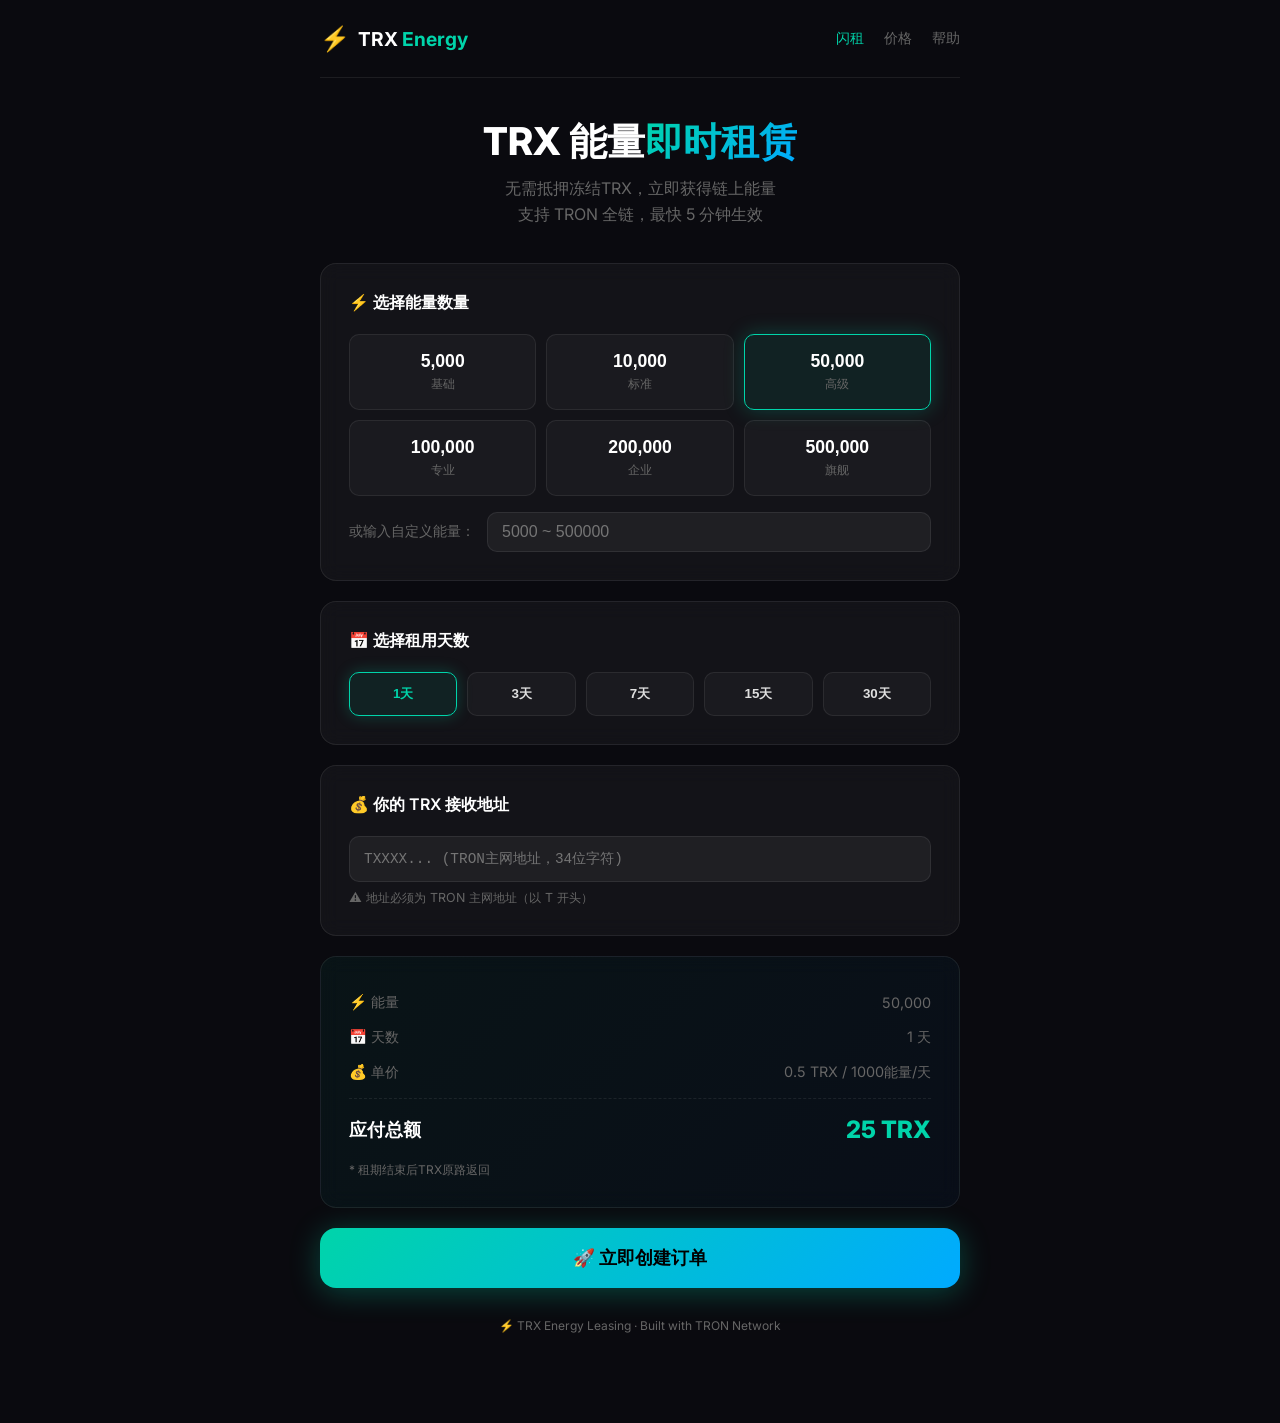
<file: docs/index.html>
<!DOCTYPE html>
<html lang="zh-CN">
<head>
    <meta charset="UTF-8">
    <meta name="viewport" content="width=device-width, initial-scale=1.0">
    <title>⚡ TRX 能量闪租</title>
    <link rel="stylesheet" href="css/style.css">
    <link href="https://fonts.googleapis.com/css2?family=Inter:wght@400;500;600;700;800&display=swap" rel="stylesheet">
</head>
<body>
    <canvas id="bg-canvas"></canvas>
    <div class="container">
        <header class="header">
            <div class="logo">
                <span class="logo-icon">⚡</span>
                <span class="logo-text">TRX <span class="accent">Energy</span></span>
            </div>
            <nav class="nav">
                <a href="#" class="nav-link active" onclick="showSection('buy')">闪租</a>
                <a href="#" class="nav-link" onclick="showSection('pricing')">价格</a>
                <a href="#" class="nav-link" onclick="showSection('faq')">帮助</a>
            </nav>
        </header>

        <main class="main" id="section-buy">
            <div class="hero">
                <h1 class="hero-title">TRX 能量<span class="gradient-text">即时租赁</span></h1>
                <p class="hero-sub">无需抵押冻结TRX，立即获得链上能量<br>支持 TRON 全链，最快 5 分钟生效</p>
            </div>

            <div class="card">
                <h2 class="card-title">⚡ 选择能量数量</h2>
                <div class="energy-grid" id="energy-grid">
                    <button class="energy-btn" data-energy="5000" onclick="selectEnergy(this)"><span class="e-val">5,000</span><span class="e-label">基础</span></button>
                    <button class="energy-btn" data-energy="10000" onclick="selectEnergy(this)"><span class="e-val">10,000</span><span class="e-label">标准</span></button>
                    <button class="energy-btn selected" data-energy="50000" onclick="selectEnergy(this)"><span class="e-val">50,000</span><span class="e-label">高级</span></button>
                    <button class="energy-btn" data-energy="100000" onclick="selectEnergy(this)"><span class="e-val">100,000</span><span class="e-label">专业</span></button>
                    <button class="energy-btn" data-energy="200000" onclick="selectEnergy(this)"><span class="e-val">200,000</span><span class="e-label">企业</span></button>
                    <button class="energy-btn" data-energy="500000" onclick="selectEnergy(this)"><span class="e-val">500,000</span><span class="e-label">旗舰</span></button>
                </div>
                <div class="custom-energy">
                    <label>或输入自定义能量：</label>
                    <input type="number" id="custom-energy" placeholder="5000 ~ 500000" min="5000" max="500000" step="1000" oninput="onCustomEnergy(this)">
                </div>
            </div>

            <div class="card">
                <h2 class="card-title">📅 选择租用天数</h2>
                <div class="days-grid" id="days-grid">
                    <button class="day-btn selected" data-days="1" onclick="selectDays(this)">1天</button>
                    <button class="day-btn" data-days="3" onclick="selectDays(this)">3天</button>
                    <button class="day-btn" data-days="7" onclick="selectDays(this)">7天</button>
                    <button class="day-btn" data-days="15" onclick="selectDays(this)">15天</button>
                    <button class="day-btn" data-days="30" onclick="selectDays(this)">30天</button>
                </div>
            </div>

            <div class="card">
                <h2 class="card-title">💰 你的 TRX 接收地址</h2>
                <input type="text" id="trx-address" class="address-input" placeholder="TXXXX... (TRON主网地址，34位字符)" maxlength="34">
                <div class="address-tip">⚠️ 地址必须为 TRON 主网地址（以 T 开头）</div>
            </div>

            <div class="card price-card" id="price-preview">
                <div class="price-row"><span>⚡ 能量</span><span id="preview-energy">50,000</span></div>
                <div class="price-row"><span>📅 天数</span><span id="preview-days">1 天</span></div>
                <div class="price-row"><span>💰 单价</span><span id="preview-price">0.5 TRX / 1000能量/天</span></div>
                <div class="price-divider"></div>
                <div class="price-row total"><span>应付总额</span><span class="total-amount" id="preview-total">25 TRX</span></div>
                <div class="price-note">* 租期结束后TRX原路返回</div>
            </div>

            <button class="submit-btn" onclick="createOrder()" id="submit-btn">
                <span id="btn-text">🚀 立即创建订单</span>
                <span id="btn-loading" class="hidden">⏳ 创建中...</span>
            </button>

            <div class="order-status hidden" id="order-status">
                <h3>📋 订单详情</h3>
                <div class="status-grid">
                    <div class="status-item"><label>订单号</label><span id="os-order-id">-</span></div>
                    <div class="status-item"><label>状态</label><span class="status-badge" id="os-status">pending</span></div>
                    <div class="status-item"><label>能量</label><span id="os-energy">-</span></div>
                    <div class="status-item"><label>天数</label><span id="os-days">-</span></div>
                </div>
                <div class="pay-section" id="pay-section">
                    <h4>💸 请向以下地址转入应付金额</h4>
                    <div class="pay-address" id="pay-address">TN3W4H6rK2ce4vX9YnFQHwKENnHjoxb3m9</div>
                    <div class="pay-amount">应付：<strong id="pay-amount">25</strong> TRX</div>
                    <button class="check-btn" onclick="checkOrder()">🔄 检查支付状态</button>
                </div>
            </div>
        </main>

        <main class="main hidden" id="section-pricing">
            <h2 class="section-title">📊 能量价格表</h2>
            <div class="pricing-table-wrap">
                <table class="pricing-table">
                    <thead><tr><th>能量</th><th>1天</th><th>3天</th><th>7天</th><th>15天</th><th>30天</th></tr></thead>
                    <tbody id="pricing-tbody"></tbody>
                </table>
            </div>
            <p class="pricing-note">* 单位：TRX · 价格可能随网络情况调整</p>
        </main>

        <main class="main hidden" id="section-faq">
            <h2 class="section-title">❓ 常见问题</h2>
            <div class="faq-list">
                <div class="faq-item"><h3>什么是TRX能量？</h3><p>TRON链上执行智能合约需要消耗能量，类似于以太坊的Gas。租用能量可以避免自己抵押冻结大量TRX。</p></div>
                <div class="faq-item"><h3>租用后能量立即生效吗？</h3><p>支付确认后能量立即生效，租期结束后系统自动释放。</p></div>
                <div class="faq-item"><h3>押金如何返还？</h3><p>租期结束后，冻结的TRX原路解冻返回，无任何损耗。</p></div>
                <div class="faq-item"><h3>最小/最大租用多少？</h3><p>最小 5,000 能量，最多 500,000 能量。</p></div>
            </div>
        </main>

        <footer class="footer">⚡ TRX Energy Leasing · Built with TRON Network</footer>
    </div>
    <script src="js/app.js"></script>
</body>
</html>
</file>
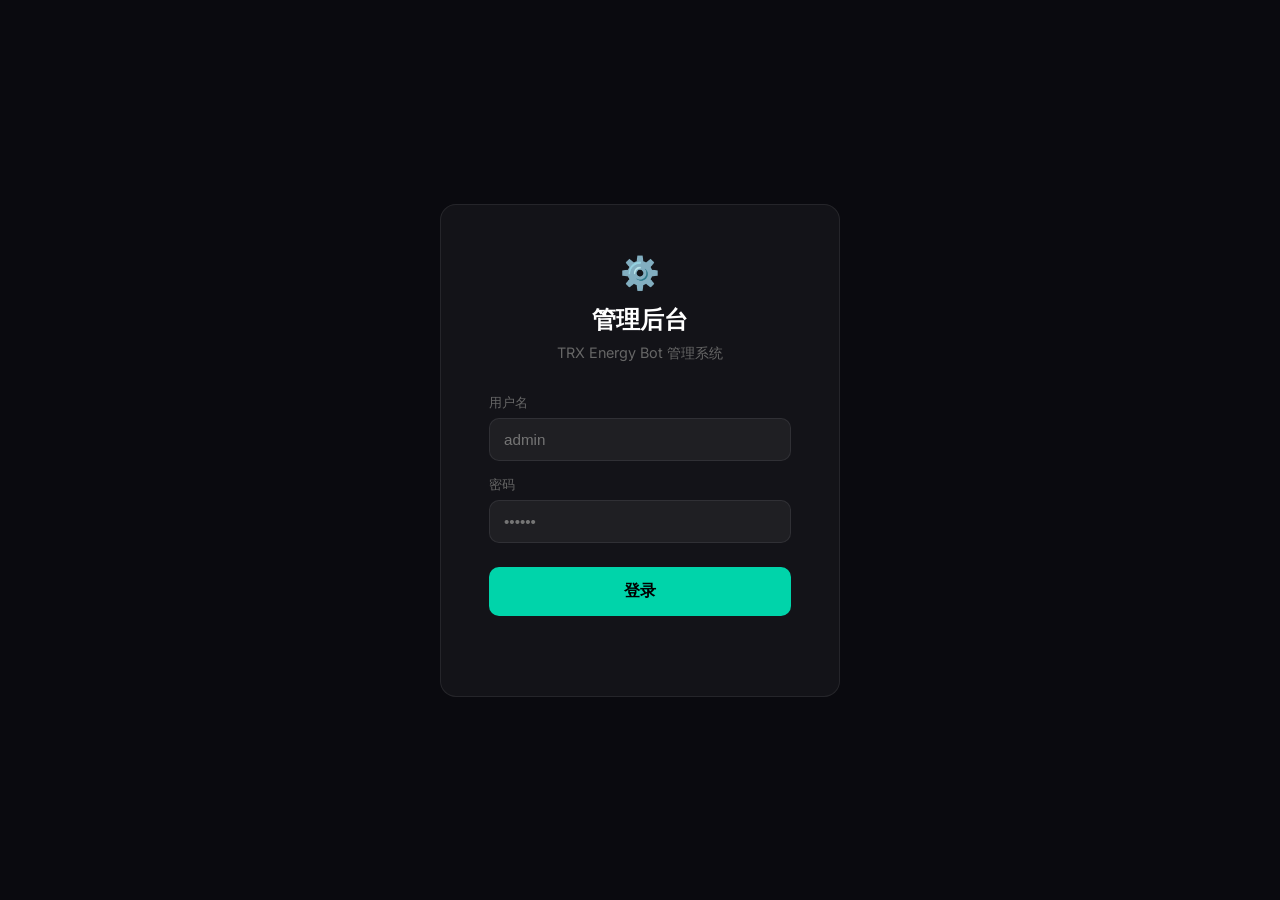
<file: frontend/admin.html>
<!DOCTYPE html>
<html lang="zh-CN">
<head>
    <meta charset="UTF-8">
    <meta name="viewport" content="width=device-width, initial-scale=1.0">
    <title>⚙️ 管理仪表盘 — TRX Energy Bot</title>
    <link href="https://fonts.googleapis.com/css2?family=Inter:wght@400;500;600;700&display=swap" rel="stylesheet">
    <style>
        *, *::before, *::after { box-sizing: border-box; margin: 0; padding: 0; }
        :root { --bg: #0a0a0f; --card: rgba(255,255,255,0.04); --border: rgba(255,255,255,0.08); --accent: #00d4aa; --accent2: #ff6b35; --text: #e0e0e0; --dim: #666; --success: #00e676; --warning: #ffab00; --danger: #ff5252; --radius: 16px; }

        body { font-family: 'Inter', sans-serif; background: var(--bg); color: var(--text); min-height: 100vh; }

        /* 登录页 */
        .login-wrap { display: flex; align-items: center; justify-content: center; min-height: 100vh; padding: 20px; }
        .login-card { background: var(--card); border: 1px solid var(--border); border-radius: var(--radius); padding: 48px; width: 100%; max-width: 400px; text-align: center; }
        .login-card h1 { font-size: 1.5rem; margin-bottom: 8px; color: #fff; }
        .login-card p { color: var(--dim); margin-bottom: 32px; font-size: 0.9rem; }
        .form-group { margin-bottom: 16px; text-align: left; }
        .form-group label { display: block; font-size: 0.8rem; color: var(--dim); margin-bottom: 6px; }
        .form-input { width: 100%; background: rgba(255,255,255,0.05); border: 1px solid var(--border); border-radius: 10px; padding: 12px 14px; color: #fff; font-size: 0.95rem; outline: none; }
        .form-input:focus { border-color: var(--accent); }
        .login-btn { width: 100%; padding: 14px; border-radius: 10px; background: var(--accent); color: #000; font-weight: 700; font-size: 1rem; border: none; cursor: pointer; margin-top: 8px; }
        .login-btn:hover { opacity: 0.9; }
        .login-error { color: var(--danger); font-size: 0.85rem; margin-top: 12px; min-height: 20px; }

        /* 主后台 */
        .dashboard { display: none; }
        .sidebar { position: fixed; left: 0; top: 0; bottom: 0; width: 240px; background: rgba(0,0,0,0.3); border-right: 1px solid var(--border); padding: 24px 0; }
        .sidebar-logo { padding: 0 20px 24px; border-bottom: 1px solid var(--border); margin-bottom: 20px; display: flex; align-items: center; gap: 8px; font-weight: 700; font-size: 1rem; }
        .sidebar-logo span:first-child { font-size: 1.4rem; }
        .sidebar-nav { list-style: none; }
        .sidebar-nav li a { display: flex; align-items: center; gap: 10px; padding: 12px 20px; color: var(--dim); text-decoration: none; font-size: 0.9rem; transition: all 0.2s; cursor: pointer; border-left: 3px solid transparent; }
        .sidebar-nav li a:hover, .sidebar-nav li a.active { color: var(--accent); background: rgba(0,212,170,0.05); border-left-color: var(--accent); }
        .sidebar-nav li a .icon { font-size: 1.1rem; }

        .main-content { margin-left: 240px; padding: 32px; }
        .page-title { font-size: 1.5rem; font-weight: 700; color: #fff; margin-bottom: 24px; }

        /* 统计卡片 */
        .stats-grid { display: grid; grid-template-columns: repeat(auto-fit, minmax(180px, 1fr)); gap: 16px; margin-bottom: 32px; }
        .stat-card { background: var(--card); border: 1px solid var(--border); border-radius: var(--radius); padding: 24px; }
        .stat-card .label { font-size: 0.75rem; color: var(--dim); margin-bottom: 8px; text-transform: uppercase; letter-spacing: 0.05em; }
        .stat-card .value { font-size: 1.8rem; font-weight: 700; color: #fff; }
        .stat-card .sub { font-size: 0.75rem; color: var(--dim); margin-top: 4px; }
        .stat-card.accent { border-color: rgba(0,212,170,0.3); }
        .stat-card.accent .value { color: var(--accent); }

        /* 订单表格 */
        .table-wrap { background: var(--card); border: 1px solid var(--border); border-radius: var(--radius); overflow: hidden; }
        .table-header { display: flex; justify-content: space-between; align-items: center; padding: 20px 24px; border-bottom: 1px solid var(--border); }
        .table-title { font-weight: 600; color: #fff; }
        .filter-select { background: rgba(255,255,255,0.05); border: 1px solid var(--border); border-radius: 8px; padding: 8px 12px; color: #fff; font-size: 0.85rem; }
        table { width: 100%; border-collapse: collapse; }
        thead th { padding: 12px 16px; text-align: left; font-size: 0.75rem; color: var(--dim); font-weight: 600; text-transform: uppercase; border-bottom: 1px solid var(--border); }
        tbody tr { border-bottom: 1px solid rgba(255,255,255,0.03); transition: background 0.2s; }
        tbody tr:hover { background: rgba(255,255,255,0.02); }
        tbody td { padding: 14px 16px; font-size: 0.85rem; vertical-align: middle; }
        .badge { display: inline-block; padding: 3px 10px; border-radius: 20px; font-size: 0.75rem; font-weight: 600; }
        .badge.pending { background: rgba(255,171,0,0.15); color: var(--warning); }
        .badge.paid, .badge.rented { background: rgba(0,230,118,0.15); color: var(--success); }
        .badge.expired { background: rgba(255,82,82,0.15); color: var(--danger); }
        .order-id { font-family: monospace; font-size: 0.8rem; color: var(--dim); }
        .logout-btn { background: rgba(255,82,82,0.1); border: 1px solid rgba(255,82,82,0.3); color: var(--danger); padding: 8px 16px; border-radius: 8px; cursor: pointer; font-size: 0.85rem; }
    </style>
</head>
<body>

<!-- 登录页 -->
<div class="login-wrap" id="login-page">
    <div class="login-card">
        <div style="font-size:2rem;margin-bottom:12px;">⚙️</div>
        <h1>管理后台</h1>
        <p>TRX Energy Bot 管理系统</p>
        <div class="form-group">
            <label>用户名</label>
            <input type="text" id="login-user" class="form-input" placeholder="admin">
        </div>
        <div class="form-group">
            <label>密码</label>
            <input type="password" id="login-pass" class="form-input" placeholder="••••••">
        </div>
        <button class="login-btn" onclick="doLogin()">登录</button>
        <div class="login-error" id="login-error"></div>
    </div>
</div>

<!-- 主后台 -->
<div class="dashboard" id="dashboard-page">
    <aside class="sidebar">
        <div class="sidebar-logo">
            <span>⚡</span> <span>TRX Energy</span>
        </div>
        <ul class="sidebar-nav">
            <li><a class="active" onclick="showPage('stats')"><span class="icon">📊</span> 概览统计</a></li>
            <li><a onclick="showPage('orders')"><span class="icon">📋</span> 订单管理</a></li>
            <li><a onclick="showPage('users')"><span class="icon">👥</span> 用户列表</a></li>
            <li><a onclick="doLogout()" style="margin-top:20px;"><span class="icon">🚪</span> 退出登录</a></li>
        </ul>
    </aside>

    <div class="main-content" id="content">
        <!-- 动态内容 -->
    </div>
</div>

<script>
const API = window.location.origin;
let token = localStorage.getItem('admin_token') || '';

function headers() { return { 'Authorization': `Bearer ${token}` }; }

// ─── 登录 ───────────────────────────
async function doLogin() {
    const u = document.getElementById('login-user').value;
    const p = document.getElementById('login-pass').value;
    try {
        const resp = await fetch(`${API}/api/admin/login`, {
            method: 'POST',
            headers: { 'Content-Type': 'application/json' },
            body: JSON.stringify({ username: u, password: p })
        });
        const data = await resp.json();
        if (resp.ok) {
            token = data.token;
            localStorage.setItem('admin_token', token);
            showDashboard();
        } else {
            document.getElementById('login-error').textContent = '用户名或密码错误';
        }
    } catch (e) {
        document.getElementById('login-error').textContent = '连接失败，请检查服务';
    }
}

function doLogout() {
    token = '';
    localStorage.removeItem('admin_token');
    document.getElementById('dashboard-page').style.display = 'none';
    document.getElementById('login-page').style.display = 'flex';
}

function showDashboard() {
    document.getElementById('login-page').style.display = 'none';
    document.getElementById('dashboard-page').style.display = 'block';
    showPage('stats');
}

// ─── 页面切换 ───────────────────────────
async function showPage(name) {
    document.querySelectorAll('.sidebar-nav a').forEach(a => a.classList.remove('active'));
    event?.target?.closest('a')?.classList.add('active');
    const content = document.getElementById('content');

    if (name === 'stats') {
        await loadStats();
    } else if (name === 'orders') {
        await loadOrders();
    } else if (name === 'users') {
        await loadUsers();
    }
}

// ─── 统计数据 ───────────────────────────
async function loadStats() {
    try {
        const resp = await fetch(`${API}/api/admin/dashboard`, { headers: headers() });
        if (!resp.ok) return;
        const d = await resp.json();
        document.getElementById('content').innerHTML = `
            <h2 class="page-title">📊 概览统计</h2>
            <div class="stats-grid">
                <div class="stat-card accent">
                    <div class="label">总订单</div>
                    <div class="value">${d.total_orders}</div>
                    <div class="sub">累计</div>
                </div>
                <div class="stat-card accent">
                    <div class="label">总收入 (TRX)</div>
                    <div class="value">${d.total_revenue}</div>
                    <div class="sub">累计</div>
                </div>
                <div class="stat-card">
                    <div class="label">活跃租赁</div>
                    <div class="value">${d.active_leases}</div>
                    <div class="sub">当前</div>
                </div>
                <div class="stat-card">
                    <div class="label">待处理</div>
                    <div class="value">${d.pending_orders}</div>
                    <div class="sub">订单</div>
                </div>
                <div class="stat-card">
                    <div class="label">今日订单</div>
                    <div class="value">${d.today_orders}</div>
                    <div class="sub">今日</div>
                </div>
                <div class="stat-card">
                    <div class="label">今日收入</div>
                    <div class="value">${d.today_revenue}</div>
                    <div class="sub">TRX</div>
                </div>
            </div>
            <div class="table-wrap">
                <div class="table-header">
                    <span class="table-title">📋 最近订单</span>
                    <button class="filter-select" onclick="showPage('orders')">查看全部 →</button>
                </div>
                <div id="mini-orders-table"></div>
            </div>
        `;
        // 加载最近订单
        const r = await fetch(`${API}/api/admin/orders?limit=5`, { headers: headers() });
        if (r.ok) {
            const data = await r.json();
            renderMiniOrders(data.orders);
        }
    } catch (e) { console.error(e); }
}

function renderMiniOrders(orders) {
    const el = document.getElementById('mini-orders-table');
    if (!orders || orders.length === 0) {
        el.innerHTML = '<div style="padding:30px;text-align:center;color:var(--dim)">暂无订单</div>';
        return;
    }
    let html = `<table><thead><tr><th>订单号</th><th>用户</th><th>能量</th><th>天数</th><th>金额</th><th>状态</th><th>时间</th></tr></thead><tbody>`;
    for (const o of orders) {
        html += `<tr>
            <td class="order-id">${o.order_id?.slice(0,12)}...</td>
            <td>${o.user_id || '-'}</td>
            <td>${o.energy_amount?.toLocaleString()}</td>
            <td>${o.rent_days}天</td>
            <td>${o.trx_amount} TRX</td>
            <td><span class="badge ${o.status}">${o.status}</span></td>
            <td>${new Date(o.created_at).toLocaleDateString()}</td>
        </tr>`;
    }
    html += '</tbody></table>';
    el.innerHTML = html;
}

// ─── 订单管理 ───────────────────────────
async function loadOrders() {
    document.getElementById('content').innerHTML = `
        <h2 class="page-title">📋 订单管理</h2>
        <div class="table-wrap">
            <div class="table-header">
                <span class="table-title">全部订单</span>
                <select class="filter-select" id="status-filter" onchange="loadOrders()">
                    <option value="">全部状态</option>
                    <option value="pending">⏳ 待处理</option>
                    <option value="paid">✅ 已支付</option>
                    <option value="rented">⚡ 租赁中</option>
                    <option value="expired">⏰ 已过期</option>
                    <option value="cancelled">❌ 已取消</option>
                </select>
            </div>
            <div id="orders-table"></div>
        </div>
    `;
    const status = document.getElementById('status-filter').value;
    const url = `${API}/api/admin/orders?limit=50${status ? `&status=${status}` : ''}`;
    try {
        const resp = await fetch(url, { headers: headers() });
        if (resp.ok) {
            const data = await resp.json();
            renderOrdersTable(data.orders, data.total);
        }
    } catch (e) { console.error(e); }
}

function renderOrdersTable(orders, total) {
    const el = document.getElementById('orders-table');
    if (!orders || orders.length === 0) {
        el.innerHTML = '<div style="padding:40px;text-align:center;color:var(--dim)">暂无订单</div>';
        return;
    }
    let html = `<table><thead><tr><th>订单号</th><th>用户ID</th><th>TRX地址</th><th>能量</th><th>天数</th><th>金额</th><th>状态</th><th>创建时间</th></tr></thead><tbody>`;
    for (const o of orders) {
        html += `<tr>
            <td class="order-id">${o.order_id?.slice(0,10)}...</td>
            <td>${o.user_id || '-'}</td>
            <td class="order-id">${o.trx_address || '-'}</td>
            <td>${o.energy_amount?.toLocaleString()}</td>
            <td>${o.rent_days}天</td>
            <td>${o.trx_amount} TRX</td>
            <td><span class="badge ${o.status}">${o.status}</span></td>
            <td>${new Date(o.created_at).toLocaleString()}</td>
        </tr>`;
    }
    html += '</tbody></table>';
    html += `<div style="padding:16px;color:var(--dim);font-size:0.85rem">共 ${total} 条记录</div>`;
    el.innerHTML = html;
}

// ─── 用户列表 ───────────────────────────
async function loadUsers() {
    document.getElementById('content').innerHTML = `<h2 class="page-title">👥 用户列表</h2><div class="table-wrap"><div style="padding:20px;color:var(--dim)">加载中...</div></div>`;
    try {
        const resp = await fetch(`${API}/api/admin/users?limit=100`, { headers: headers() });
        if (resp.ok) {
            const data = await resp.json();
            renderUsers(data.users, data.total);
        }
    } catch (e) { console.error(e); }
}

function renderUsers(users, total) {
    const el = document.querySelector('.table-wrap');
    if (!users || users.length === 0) {
        el.innerHTML = '<div style="padding:40px;text-align:center;color:var(--dim)">暂无用户</div>';
        return;
    }
    let html = `<table><thead><tr><th>用户ID</th><th>用户名</th><th>TRX地址</th><th>订单数</th><th>累计消费</th><th>注册时间</th></tr></thead><tbody>`;
    for (const u of users) {
        html += `<tr>
            <td>${u.user_id}</td>
            <td>${u.username || '-'}</td>
            <td class="order-id">${u.trx_address || '-'}</td>
            <td>${u.total_orders}</td>
            <td>${u.total_spent} TRX</td>
            <td>${new Date(u.created_at).toLocaleDateString()}</td>
        </tr>`;
    }
    html += '</tbody></table>';
    html += `<div style="padding:16px;color:var(--dim);font-size:0.85rem">共 ${total} 位用户</div>`;
    el.innerHTML = html;
}

// ─── 启动 ───────────────────────────
if (token) {
    showDashboard();
} else {
    document.getElementById('login-page').style.display = 'flex';
}

// 回车登录
document.getElementById('login-pass').addEventListener('keyup', e => { if (e.key === 'Enter') doLogin(); });
</script>
</body>
</html>
</file>
<file: docs/css/style.css>
/* ======================================
   TRX Energy Bot — 前端样式
   ====================================== */

*, *::before, *::after { box-sizing: border-box; margin: 0; padding: 0; }

:root {
    --bg-primary: #0a0a0f;
    --bg-card: rgba(255,255,255,0.04);
    --bg-card-hover: rgba(255,255,255,0.07);
    --border: rgba(255,255,255,0.08);
    --accent: #00d4aa;
    --accent-glow: rgba(0,212,170,0.25);
    --accent2: #ff6b35;
    --text: #e0e0e0;
    --text-dim: #666;
    --success: #00e676;
    --warning: #ffab00;
    --danger: #ff5252;
    --radius: 16px;
    --radius-sm: 10px;
}

body {
    font-family: 'Inter', -apple-system, sans-serif;
    background: var(--bg-primary);
    color: var(--text);
    min-height: 100vh;
    overflow-x: hidden;
}

/* 背景 */
#bg-canvas {
    position: fixed; top: 0; left: 0;
    width: 100%; height: 100%;
    z-index: 0;
    opacity: 0.6;
}

/* 容器 */
.container {
    position: relative;
    z-index: 1;
    max-width: 680px;
    margin: 0 auto;
    padding: 0 20px 60px;
}

/* 导航 */
.header {
    display: flex;
    justify-content: space-between;
    align-items: center;
    padding: 24px 0;
    border-bottom: 1px solid var(--border);
    margin-bottom: 40px;
}
.logo { display: flex; align-items: center; gap: 8px; font-size: 1.2rem; font-weight: 700; }
.logo-icon { font-size: 1.5rem; }
.logo-text { color: #fff; }
.logo-text .accent { color: var(--accent); }
.nav { display: flex; gap: 20px; }
.nav-link { color: var(--text-dim); text-decoration: none; font-size: 0.9rem; transition: color 0.2s; }
.nav-link:hover, .nav-link.active { color: var(--accent); }

/* 英雄区 */
.hero { text-align: center; margin-bottom: 36px; }
.hero-title { font-size: 2.4rem; font-weight: 800; line-height: 1.2; color: #fff; margin-bottom: 12px; }
.gradient-text { background: linear-gradient(135deg, var(--accent), #00aaff); -webkit-background-clip: text; -webkit-text-fill-color: transparent; }
.hero-sub { color: var(--text-dim); font-size: 1rem; line-height: 1.6; }

/* 卡片 */
.card {
    background: var(--bg-card);
    border: 1px solid var(--border);
    border-radius: var(--radius);
    padding: 28px;
    margin-bottom: 20px;
    backdrop-filter: blur(10px);
}
.card-title { font-size: 1rem; font-weight: 600; margin-bottom: 20px; color: #fff; }

/* 能量选择 */
.energy-grid { display: grid; grid-template-columns: repeat(3, 1fr); gap: 10px; }
.energy-btn {
    background: rgba(255,255,255,0.03);
    border: 1px solid var(--border);
    border-radius: var(--radius-sm);
    padding: 16px 8px;
    cursor: pointer;
    transition: all 0.2s;
    display: flex; flex-direction: column; align-items: center; gap: 4px;
}
.energy-btn:hover { border-color: var(--accent); background: var(--bg-card-hover); }
.energy-btn.selected { border-color: var(--accent); background: rgba(0,212,170,0.08); box-shadow: 0 0 20px var(--accent-glow); }
.e-val { font-size: 1.1rem; font-weight: 700; color: #fff; }
.e-label { font-size: 0.75rem; color: var(--text-dim); }

.custom-energy { margin-top: 16px; display: flex; align-items: center; gap: 12px; }
.custom-energy label { font-size: 0.85rem; color: var(--text-dim); white-space: nowrap; }
.custom-energy input {
    flex: 1; background: rgba(255,255,255,0.05); border: 1px solid var(--border);
    border-radius: var(--radius-sm); padding: 10px 14px; color: #fff;
    font-size: 1rem; outline: none; transition: border-color 0.2s;
}
.custom-energy input:focus { border-color: var(--accent); }

/* 天数选择 */
.days-grid { display: flex; gap: 10px; flex-wrap: wrap; }
.day-btn {
    flex: 1; min-width: 60px;
    background: rgba(255,255,255,0.03); border: 1px solid var(--border);
    border-radius: var(--radius-sm); padding: 12px;
    cursor: pointer; text-align: center; font-weight: 600;
    transition: all 0.2s; color: var(--text);
}
.day-btn:hover { border-color: var(--accent); }
.day-btn.selected { border-color: var(--accent); background: rgba(0,212,170,0.08); color: var(--accent); box-shadow: 0 0 15px var(--accent-glow); }

/* 地址输入 */
.address-input {
    width: 100%; background: rgba(255,255,255,0.05); border: 1px solid var(--border);
    border-radius: var(--radius-sm); padding: 14px; color: #fff;
    font-size: 0.9rem; font-family: monospace; outline: none;
    transition: border-color 0.2s;
}
.address-input:focus { border-color: var(--accent); }
.address-tip { font-size: 0.78rem; color: var(--text-dim); margin-top: 8px; }

/* 价格预览 */
.price-card { background: linear-gradient(135deg, rgba(0,212,170,0.05), rgba(0,100,200,0.05)); }
.price-row { display: flex; justify-content: space-between; align-items: center; padding: 8px 0; font-size: 0.9rem; color: var(--text-dim); }
.price-row .accent { color: var(--accent); }
.price-divider { border-top: 1px dashed var(--border); margin: 8px 0; }
.price-row.total { font-size: 1.1rem; font-weight: 700; color: #fff; }
.total-amount { font-size: 1.5rem; font-weight: 800; color: var(--accent); }
.price-note { font-size: 0.75rem; color: var(--text-dim); margin-top: 10px; }

/* 提交按钮 */
.submit-btn {
    width: 100%; padding: 18px; border-radius: var(--radius);
    background: linear-gradient(135deg, var(--accent), #00aaff);
    color: #000; font-size: 1.1rem; font-weight: 700;
    border: none; cursor: pointer; transition: all 0.3s;
    box-shadow: 0 4px 30px rgba(0,212,170,0.3);
}
.submit-btn:hover { transform: translateY(-2px); box-shadow: 0 8px 40px rgba(0,212,170,0.4); }
.submit-btn:active { transform: translateY(0); }
.submit-btn:disabled { opacity: 0.5; cursor: not-allowed; transform: none; }

/* 订单状态 */
.order-status { margin-top: 20px; }
.order-status h3 { margin-bottom: 20px; color: #fff; }
.status-grid { display: grid; grid-template-columns: 1fr 1fr; gap: 12px; margin-bottom: 20px; }
.status-item { background: rgba(255,255,255,0.03); border-radius: var(--radius-sm); padding: 14px; }
.status-item label { display: block; font-size: 0.75rem; color: var(--text-dim); margin-bottom: 4px; }
.status-item span { font-size: 0.9rem; font-weight: 600; color: #fff; word-break: break-all; }
.status-badge { color: var(--warning) !important; }
.status-badge.paid, .status-badge.rented { color: var(--success) !important; }

.pay-section { background: rgba(0,212,170,0.05); border: 1px solid rgba(0,212,170,0.2); border-radius: var(--radius); padding: 24px; margin-top: 16px; text-align: center; }
.pay-section h4 { margin-bottom: 16px; color: #fff; font-size: 1rem; }
.pay-address { background: rgba(0,0,0,0.3); border-radius: 8px; padding: 12px; font-family: monospace; font-size: 0.8rem; word-break: break-all; color: var(--accent); margin-bottom: 12px; }
.pay-amount { font-size: 1.2rem; margin-bottom: 16px; }
.pay-amount strong { color: var(--accent); font-size: 1.4rem; }
.pay-qr { margin: 16px auto; max-width: 180px; }
.check-btn {
    background: rgba(255,255,255,0.05); border: 1px solid var(--accent);
    color: var(--accent); padding: 12px 24px; border-radius: 8px;
    cursor: pointer; font-size: 0.9rem; transition: all 0.2s;
}
.check-btn:hover { background: rgba(0,212,170,0.1); }

/* 价格表 */
.section-title { font-size: 1.5rem; font-weight: 700; color: #fff; margin: 40px 0 20px; text-align: center; }
.pricing-table-wrap { overflow-x: auto; }
.pricing-table { width: 100%; border-collapse: collapse; font-size: 0.85rem; }
.pricing-table th { background: rgba(0,212,170,0.1); padding: 12px; color: var(--accent); font-weight: 600; border-bottom: 1px solid var(--border); }
.pricing-table td { padding: 10px; text-align: center; border-bottom: 1px solid var(--border); color: var(--text); }
.pricing-table tr:hover td { background: rgba(255,255,255,0.02); }
.pricing-note { text-align: center; color: var(--text-dim); font-size: 0.8rem; margin-top: 12px; }

/* FAQ */
.faq-list { display: flex; flex-direction: column; gap: 16px; }
.faq-item { background: var(--bg-card); border: 1px solid var(--border); border-radius: var(--radius); padding: 20px; }
.faq-item h3 { color: #fff; font-size: 0.95rem; margin-bottom: 8px; }
.faq-item p { color: var(--text-dim); font-size: 0.85rem; line-height: 1.6; }

/* 工具类 */
.hidden { display: none !important; }
.main { padding-top: 0; }
.footer { text-align: center; color: var(--text-dim); font-size: 0.75rem; padding: 30px 0; }

/* 动画 */
@keyframes pulse { 0%,100% { opacity: 1; } 50% { opacity: 0.5; } }
.loading { animation: pulse 1.5s infinite; }
</file>
